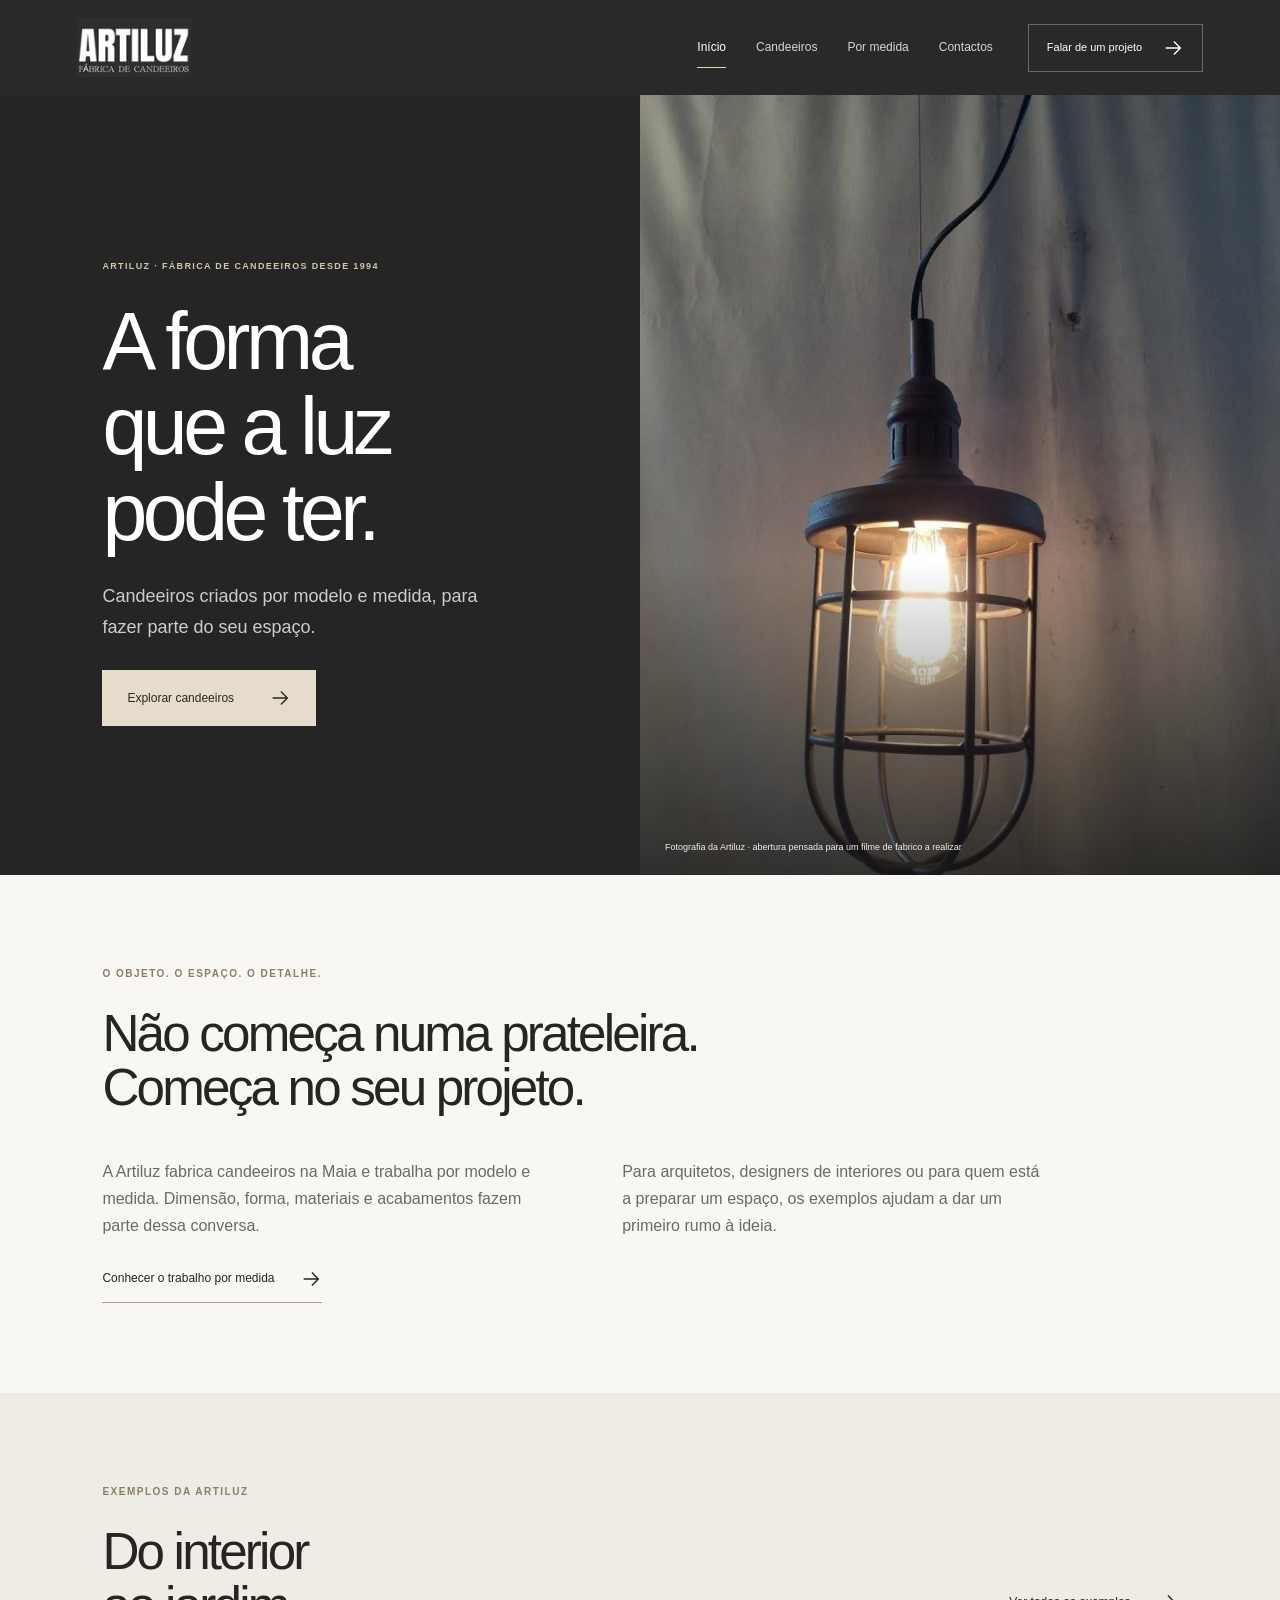
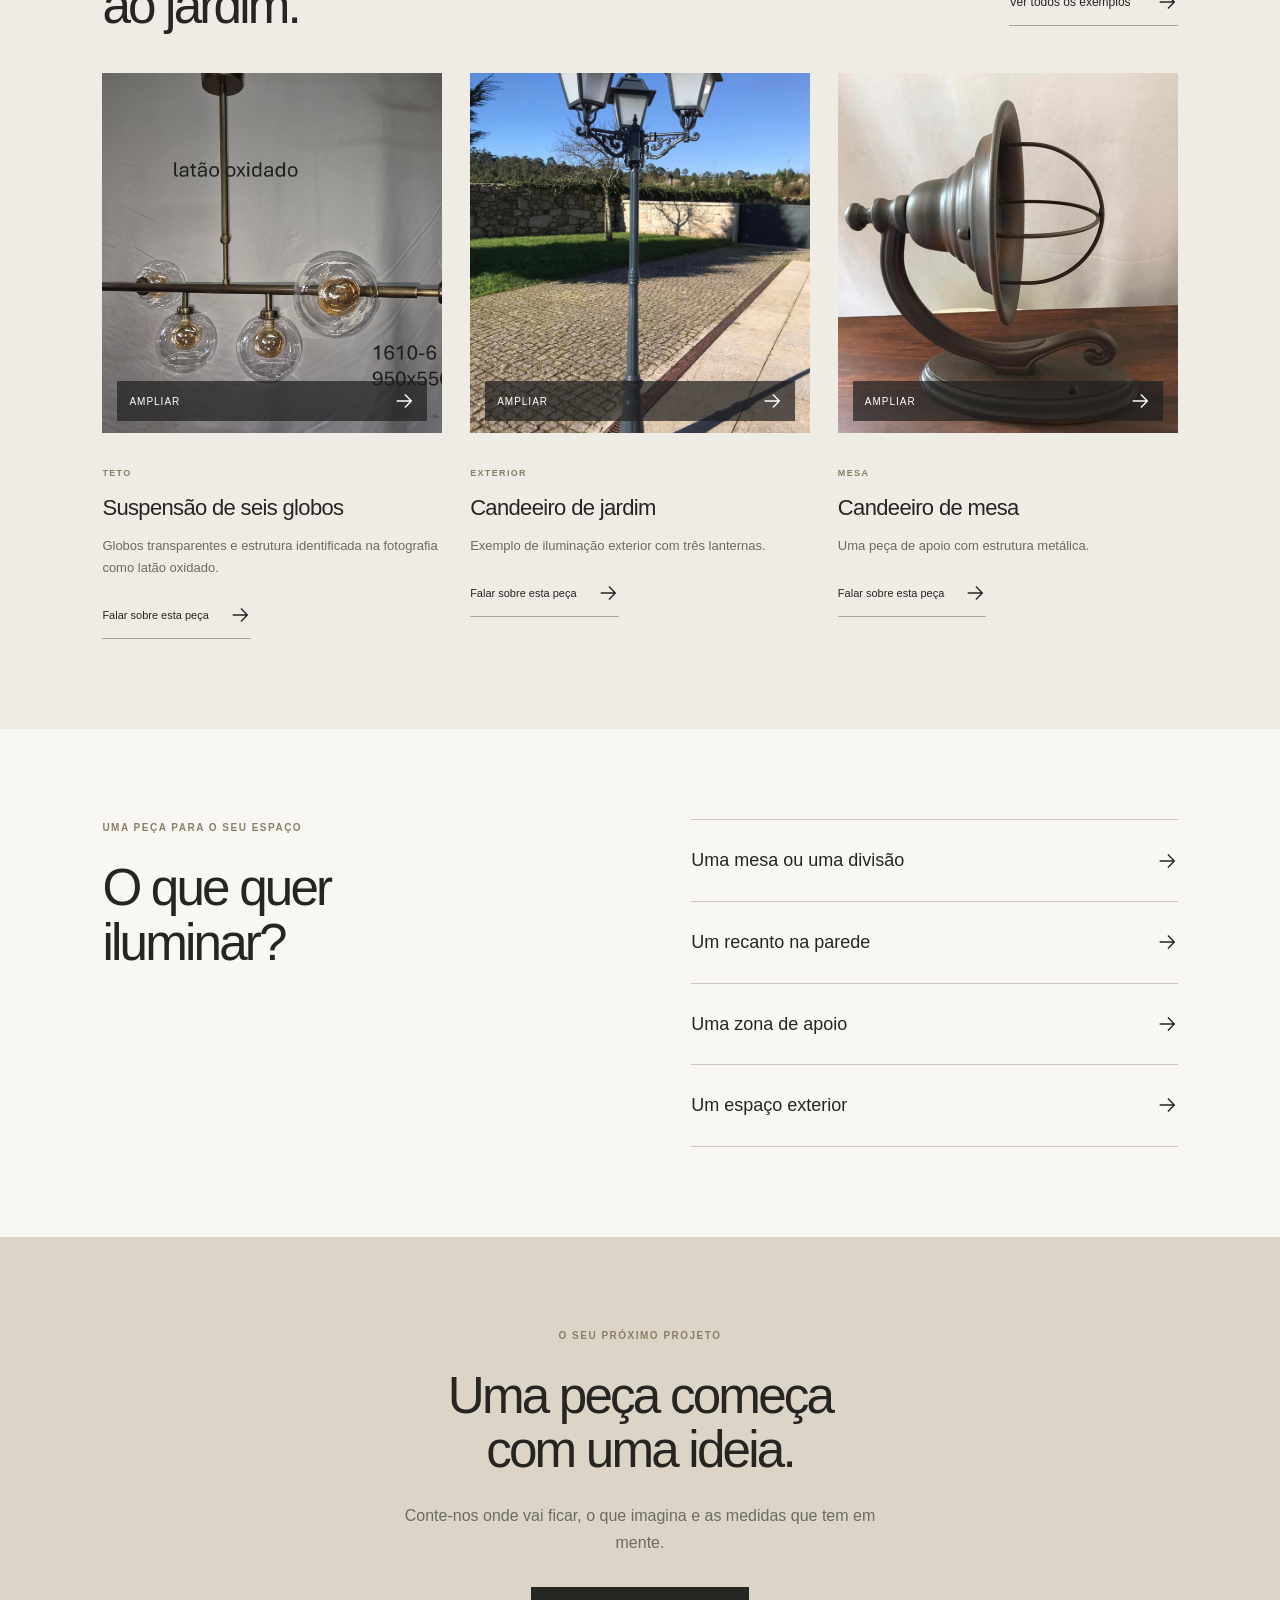
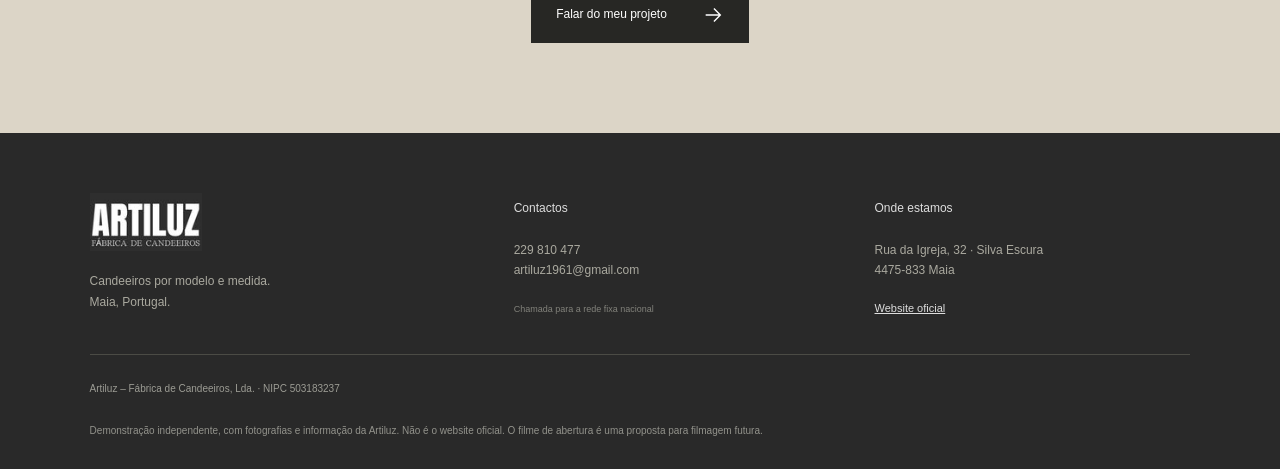
<file: index.html>
<!doctype html><html lang="pt-PT"><head><meta charset="utf-8"><meta name="viewport" content="width=device-width,initial-scale=1"><meta name="robots" content="noindex,nofollow"><title>Candeeiros por modelo e medida · Artiluz</title><meta name="description" content="Candeeiros por modelo e medida. Conheça os exemplos da Artiluz, fábrica de candeeiros na Maia, e fale sobre o seu projeto."><link rel="stylesheet" href="style.css"><script defer src="script.js"></script></head><body><a class="skip" href="#main">Saltar para o conteúdo</a><header><a class="logo" href="index.html"><img src="assets/1.jpg" alt="Artiluz — Fábrica de Candeeiros" width="131" height="68"></a><button class="menu" aria-controls="nav" aria-expanded="false">Menu <span aria-hidden="true">+</span></button><nav id="nav" aria-label="Navegação principal"><a href="index.html" aria-current="page">Início</a><a href="candeeiros.html">Candeeiros</a><a href="por-medida.html">Por medida</a><a href="contactos.html">Contactos</a></nav><a class="header-cta" href="contactos.html">Falar de um projeto<svg aria-hidden="true" viewBox="0 0 24 24"><path d="M4 12h15M13 5l7 7-7 7"/></svg></a></header><main id="main"><section class="hero"><div class="hero-text"><p class="eyebrow">Artiluz · Fábrica de candeeiros desde 1994</p><h1>A forma<br>que a luz<br>pode ter.</h1><p>Candeeiros criados por modelo e medida, para fazer parte do seu espaço.</p><a class="button" href="candeeiros.html">Explorar candeeiros<svg aria-hidden="true" viewBox="0 0 24 24"><path d="M4 12h15M13 5l7 7-7 7"/></svg></a></div><figure><img src="assets/8.jpg" alt="Candeeiro suspenso da Artiluz, com proteção metálica e lâmpada acesa" fetchpriority="high"><figcaption>Fotografia da Artiluz · abertura pensada para um filme de fabrico a realizar</figcaption></figure></section><section class="section intro"><p class="eyebrow">O objeto. O espaço. O detalhe.</p><h2>Não começa numa prateleira.<br>Começa no seu projeto.</h2><div class="intro-columns"><p>A Artiluz fabrica candeeiros na Maia e trabalha por modelo e medida. Dimensão, forma, materiais e acabamentos fazem parte dessa conversa.</p><p>Para arquitetos, designers de interiores ou para quem está a preparar um espaço, os exemplos ajudam a dar um primeiro rumo à ideia.</p></div><a class="text-link" href="por-medida.html">Conhecer o trabalho por medida<svg aria-hidden="true" viewBox="0 0 24 24"><path d="M4 12h15M13 5l7 7-7 7"/></svg></a></section><section class="section dark"><div class="section-heading"><div><p class="eyebrow">Exemplos da Artiluz</p><h2>Do interior<br>ao jardim.</h2></div><a class="text-link" href="candeeiros.html">Ver todos os exemplos<svg aria-hidden="true" viewBox="0 0 24 24"><path d="M4 12h15M13 5l7 7-7 7"/></svg></a></div><div class="home-products"><article class="product" data-category="teto"><button class="product-image" data-photo="assets/11.jpg" data-caption="Suspensão de seis globos" aria-label="Ampliar fotografia: Suspensão de seis globos"><img src="assets/11.jpg" alt="Suspensão de seis globos, fotografia da Artiluz" loading="lazy"><span>Ampliar<svg aria-hidden="true" viewBox="0 0 24 24"><path d="M4 12h15M13 5l7 7-7 7"/></svg></span></button><div class="product-copy"><p class="eyebrow">Teto</p><h3>Suspensão de seis globos</h3><p>Globos transparentes e estrutura identificada na fotografia como latão oxidado.</p><a class="text-link" href="contactos.html?peca=Suspens%C3%A3o%20de%20seis%20globos">Falar sobre esta peça<svg aria-hidden="true" viewBox="0 0 24 24"><path d="M4 12h15M13 5l7 7-7 7"/></svg></a></div></article><article class="product" data-category="exterior"><button class="product-image" data-photo="assets/9.jpg" data-caption="Candeeiro de jardim" aria-label="Ampliar fotografia: Candeeiro de jardim"><img src="assets/9.jpg" alt="Candeeiro de jardim, fotografia da Artiluz" loading="lazy"><span>Ampliar<svg aria-hidden="true" viewBox="0 0 24 24"><path d="M4 12h15M13 5l7 7-7 7"/></svg></span></button><div class="product-copy"><p class="eyebrow">Exterior</p><h3>Candeeiro de jardim</h3><p>Exemplo de iluminação exterior com três lanternas.</p><a class="text-link" href="contactos.html?peca=Candeeiro%20de%20jardim">Falar sobre esta peça<svg aria-hidden="true" viewBox="0 0 24 24"><path d="M4 12h15M13 5l7 7-7 7"/></svg></a></div></article><article class="product" data-category="mesa"><button class="product-image" data-photo="assets/10.jpg" data-caption="Candeeiro de mesa" aria-label="Ampliar fotografia: Candeeiro de mesa"><img src="assets/10.jpg" alt="Candeeiro de mesa, fotografia da Artiluz" loading="lazy"><span>Ampliar<svg aria-hidden="true" viewBox="0 0 24 24"><path d="M4 12h15M13 5l7 7-7 7"/></svg></span></button><div class="product-copy"><p class="eyebrow">Mesa</p><h3>Candeeiro de mesa</h3><p>Uma peça de apoio com estrutura metálica.</p><a class="text-link" href="contactos.html?peca=Candeeiro%20de%20mesa">Falar sobre esta peça<svg aria-hidden="true" viewBox="0 0 24 24"><path d="M4 12h15M13 5l7 7-7 7"/></svg></a></div></article></div></section><section class="section split"><div><p class="eyebrow">Uma peça para o seu espaço</p><h2>O que quer<br>iluminar?</h2></div><div class="category-links"><a class="category-link" href="candeeiros.html?tipo=teto">Uma mesa ou uma divisão<svg aria-hidden="true" viewBox="0 0 24 24"><path d="M4 12h15M13 5l7 7-7 7"/></svg></a><a class="category-link" href="candeeiros.html?tipo=parede">Um recanto na parede<svg aria-hidden="true" viewBox="0 0 24 24"><path d="M4 12h15M13 5l7 7-7 7"/></svg></a><a class="category-link" href="candeeiros.html?tipo=mesa">Uma zona de apoio<svg aria-hidden="true" viewBox="0 0 24 24"><path d="M4 12h15M13 5l7 7-7 7"/></svg></a><a class="category-link" href="candeeiros.html?tipo=exterior">Um espaço exterior<svg aria-hidden="true" viewBox="0 0 24 24"><path d="M4 12h15M13 5l7 7-7 7"/></svg></a></div></section><section class="cta"><p class="eyebrow">O seu próximo projeto</p><h2>Uma peça começa<br>com uma ideia.</h2><p>Conte-nos onde vai ficar, o que imagina e as medidas que tem em mente.</p><a class="button" href="contactos.html">Falar do meu projeto<svg aria-hidden="true" viewBox="0 0 24 24"><path d="M4 12h15M13 5l7 7-7 7"/></svg></a></section></main><footer><div class="footer-grid"><div><img class="footer-logo" src="assets/1.jpg" alt="Artiluz, fábrica de candeeiros" width="131" height="68"><p>Candeeiros por modelo e medida.<br>Maia, Portugal.</p></div><div><b>Contactos</b><p><a href="tel:+351229810477">229 810 477</a><br><a href="mailto:artiluz1961@gmail.com">artiluz1961@gmail.com</a></p><small>Chamada para a rede fixa nacional</small></div><div><b>Onde estamos</b><p>Rua da Igreja, 32 · Silva Escura<br>4475-833 Maia</p><a href="https://www.artiluz.com.pt/">Website oficial</a></div></div><div class="footer-bottom">Artiluz – Fábrica de Candeeiros, Lda. · NIPC 503183237</div><p class="demo">Demonstração independente, com fotografias e informação da Artiluz. Não é o website oficial. O filme de abertura é uma proposta para filmagem futura.</p></footer><dialog id="lightbox"><button class="close" aria-label="Fechar fotografia">Fechar <span aria-hidden="true">×</span></button><img alt=""><p></p></dialog></body></html>
</file>
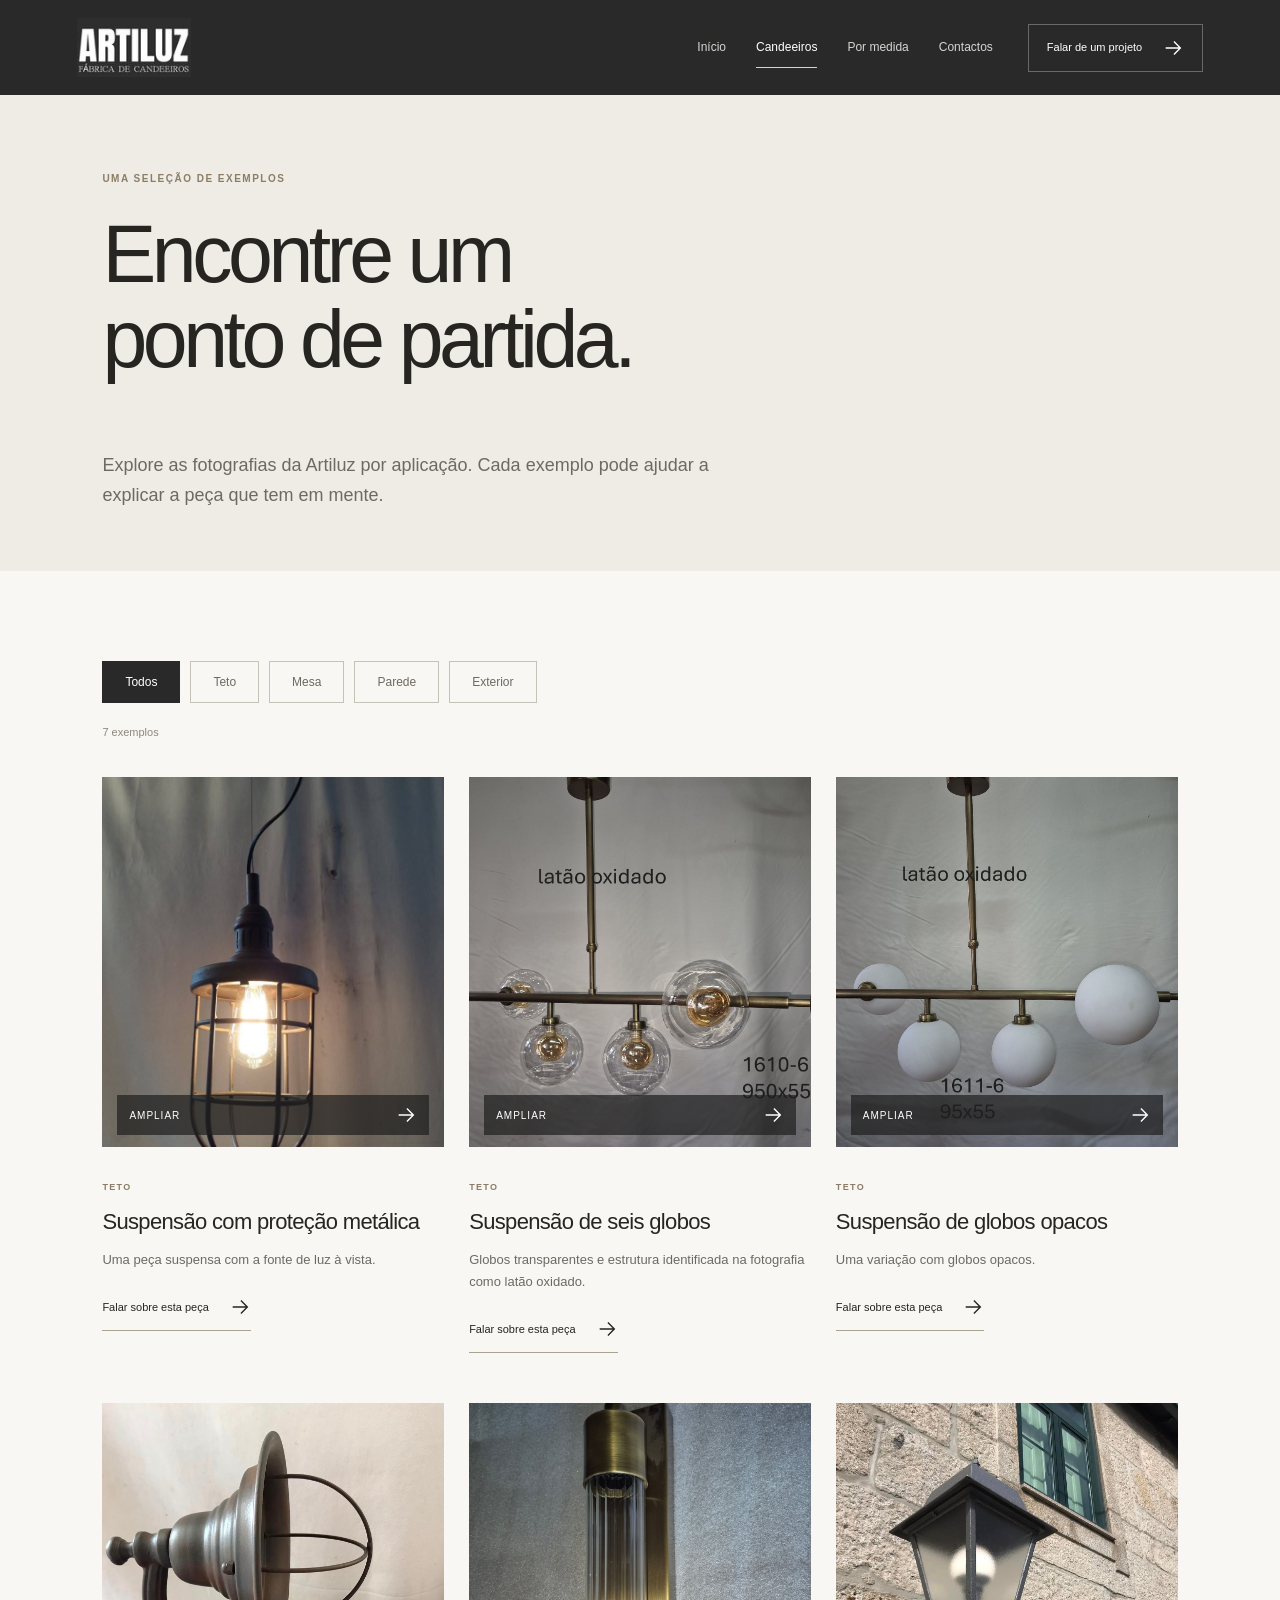
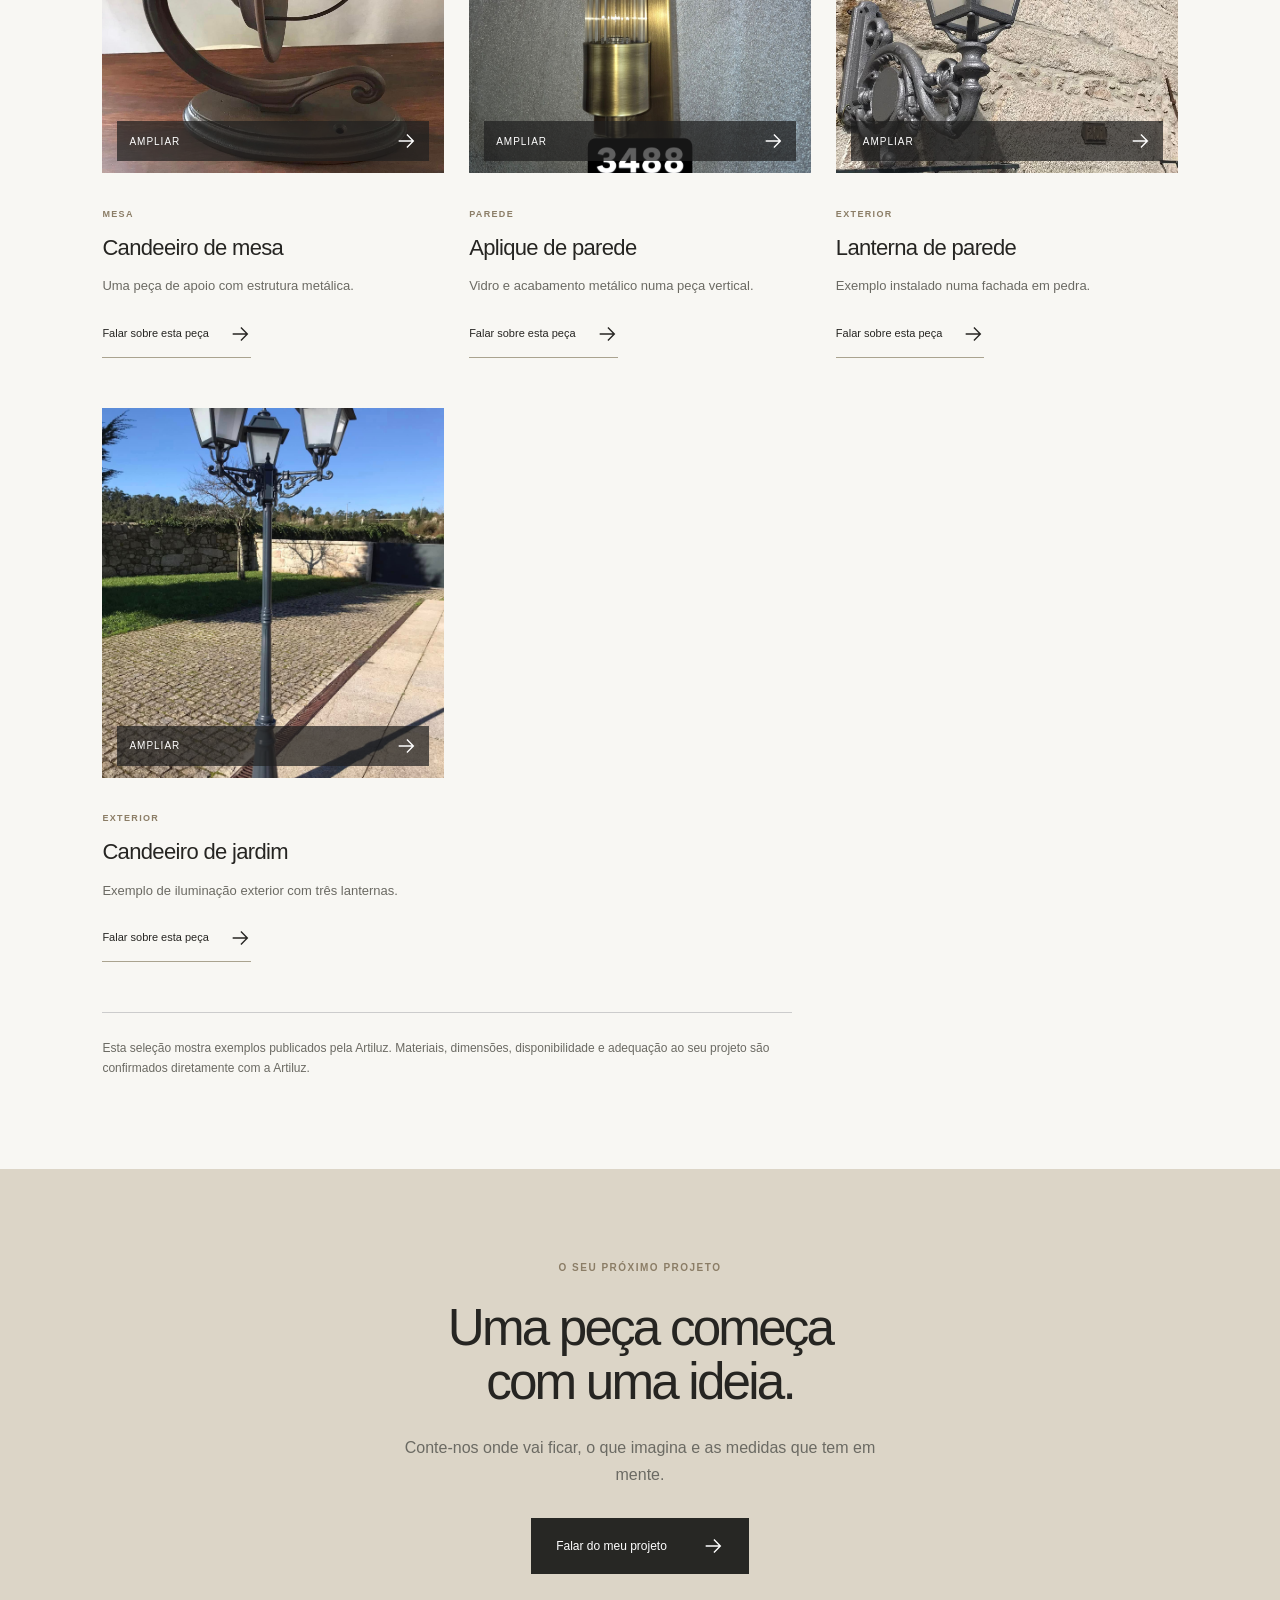
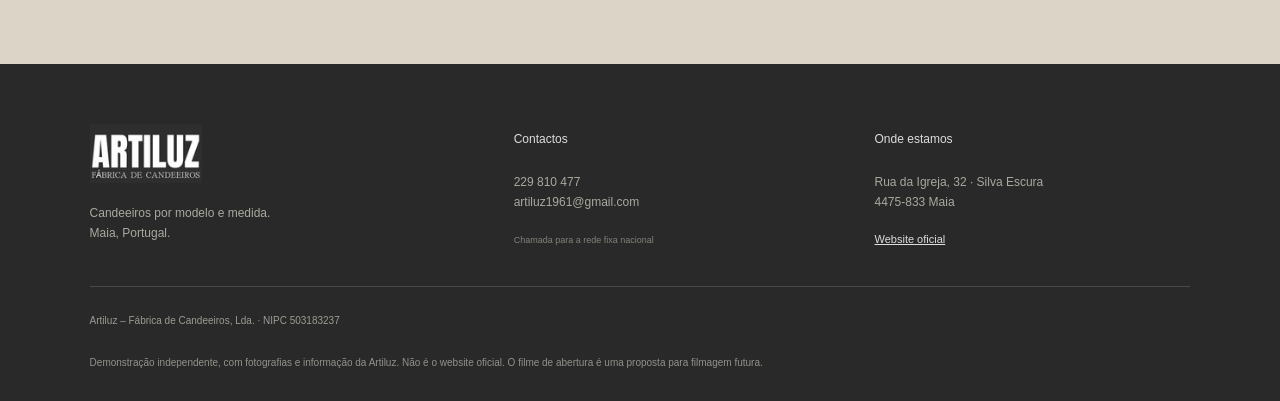
<file: candeeiros.html>
<!doctype html><html lang="pt-PT"><head><meta charset="utf-8"><meta name="viewport" content="width=device-width,initial-scale=1"><meta name="robots" content="noindex,nofollow"><title>Exemplos de candeeiros · Artiluz</title><meta name="description" content="Candeeiros por modelo e medida. Conheça os exemplos da Artiluz, fábrica de candeeiros na Maia, e fale sobre o seu projeto."><link rel="stylesheet" href="style.css"><script defer src="script.js"></script></head><body><a class="skip" href="#main">Saltar para o conteúdo</a><header><a class="logo" href="index.html"><img src="assets/1.jpg" alt="Artiluz — Fábrica de Candeeiros" width="131" height="68"></a><button class="menu" aria-controls="nav" aria-expanded="false">Menu <span aria-hidden="true">+</span></button><nav id="nav" aria-label="Navegação principal"><a href="index.html">Início</a><a href="candeeiros.html" aria-current="page">Candeeiros</a><a href="por-medida.html">Por medida</a><a href="contactos.html">Contactos</a></nav><a class="header-cta" href="contactos.html">Falar de um projeto<svg aria-hidden="true" viewBox="0 0 24 24"><path d="M4 12h15M13 5l7 7-7 7"/></svg></a></header><main id="main"><section class="page-head"><p class="eyebrow">Uma seleção de exemplos</p><h1>Encontre um<br>ponto de partida.</h1><p>Explore as fotografias da Artiluz por aplicação. Cada exemplo pode ajudar a explicar a peça que tem em mente.</p></section><section class="section catalog"><div class="filters" role="group" aria-label="Filtrar candeeiros"><button data-filter="all" class="active" aria-pressed="true">Todos</button><button data-filter="teto" aria-pressed="false">Teto</button><button data-filter="mesa" aria-pressed="false">Mesa</button><button data-filter="parede" aria-pressed="false">Parede</button><button data-filter="exterior" aria-pressed="false">Exterior</button></div><p class="count" role="status">7 exemplos</p><div class="product-grid"><article class="product" data-category="teto"><button class="product-image" data-photo="assets/8.jpg" data-caption="Suspensão com proteção metálica" aria-label="Ampliar fotografia: Suspensão com proteção metálica"><img src="assets/8.jpg" alt="Suspensão com proteção metálica, fotografia da Artiluz" loading="lazy"><span>Ampliar<svg aria-hidden="true" viewBox="0 0 24 24"><path d="M4 12h15M13 5l7 7-7 7"/></svg></span></button><div class="product-copy"><p class="eyebrow">Teto</p><h3>Suspensão com proteção metálica</h3><p>Uma peça suspensa com a fonte de luz à vista.</p><a class="text-link" href="contactos.html?peca=Suspens%C3%A3o%20com%20prote%C3%A7%C3%A3o%20met%C3%A1lica">Falar sobre esta peça<svg aria-hidden="true" viewBox="0 0 24 24"><path d="M4 12h15M13 5l7 7-7 7"/></svg></a></div></article><article class="product" data-category="teto"><button class="product-image" data-photo="assets/11.jpg" data-caption="Suspensão de seis globos" aria-label="Ampliar fotografia: Suspensão de seis globos"><img src="assets/11.jpg" alt="Suspensão de seis globos, fotografia da Artiluz" loading="lazy"><span>Ampliar<svg aria-hidden="true" viewBox="0 0 24 24"><path d="M4 12h15M13 5l7 7-7 7"/></svg></span></button><div class="product-copy"><p class="eyebrow">Teto</p><h3>Suspensão de seis globos</h3><p>Globos transparentes e estrutura identificada na fotografia como latão oxidado.</p><a class="text-link" href="contactos.html?peca=Suspens%C3%A3o%20de%20seis%20globos">Falar sobre esta peça<svg aria-hidden="true" viewBox="0 0 24 24"><path d="M4 12h15M13 5l7 7-7 7"/></svg></a></div></article><article class="product" data-category="teto"><button class="product-image" data-photo="assets/12.jpg" data-caption="Suspensão de globos opacos" aria-label="Ampliar fotografia: Suspensão de globos opacos"><img src="assets/12.jpg" alt="Suspensão de globos opacos, fotografia da Artiluz" loading="lazy"><span>Ampliar<svg aria-hidden="true" viewBox="0 0 24 24"><path d="M4 12h15M13 5l7 7-7 7"/></svg></span></button><div class="product-copy"><p class="eyebrow">Teto</p><h3>Suspensão de globos opacos</h3><p>Uma variação com globos opacos.</p><a class="text-link" href="contactos.html?peca=Suspens%C3%A3o%20de%20globos%20opacos">Falar sobre esta peça<svg aria-hidden="true" viewBox="0 0 24 24"><path d="M4 12h15M13 5l7 7-7 7"/></svg></a></div></article><article class="product" data-category="mesa"><button class="product-image" data-photo="assets/10.jpg" data-caption="Candeeiro de mesa" aria-label="Ampliar fotografia: Candeeiro de mesa"><img src="assets/10.jpg" alt="Candeeiro de mesa, fotografia da Artiluz" loading="lazy"><span>Ampliar<svg aria-hidden="true" viewBox="0 0 24 24"><path d="M4 12h15M13 5l7 7-7 7"/></svg></span></button><div class="product-copy"><p class="eyebrow">Mesa</p><h3>Candeeiro de mesa</h3><p>Uma peça de apoio com estrutura metálica.</p><a class="text-link" href="contactos.html?peca=Candeeiro%20de%20mesa">Falar sobre esta peça<svg aria-hidden="true" viewBox="0 0 24 24"><path d="M4 12h15M13 5l7 7-7 7"/></svg></a></div></article><article class="product" data-category="parede"><button class="product-image" data-photo="assets/13.jpg" data-caption="Aplique de parede" aria-label="Ampliar fotografia: Aplique de parede"><img src="assets/13.jpg" alt="Aplique de parede, fotografia da Artiluz" loading="lazy"><span>Ampliar<svg aria-hidden="true" viewBox="0 0 24 24"><path d="M4 12h15M13 5l7 7-7 7"/></svg></span></button><div class="product-copy"><p class="eyebrow">Parede</p><h3>Aplique de parede</h3><p>Vidro e acabamento metálico numa peça vertical.</p><a class="text-link" href="contactos.html?peca=Aplique%20de%20parede">Falar sobre esta peça<svg aria-hidden="true" viewBox="0 0 24 24"><path d="M4 12h15M13 5l7 7-7 7"/></svg></a></div></article><article class="product" data-category="exterior"><button class="product-image" data-photo="assets/2.jpg" data-caption="Lanterna de parede" aria-label="Ampliar fotografia: Lanterna de parede"><img src="assets/2.jpg" alt="Lanterna de parede, fotografia da Artiluz" loading="lazy"><span>Ampliar<svg aria-hidden="true" viewBox="0 0 24 24"><path d="M4 12h15M13 5l7 7-7 7"/></svg></span></button><div class="product-copy"><p class="eyebrow">Exterior</p><h3>Lanterna de parede</h3><p>Exemplo instalado numa fachada em pedra.</p><a class="text-link" href="contactos.html?peca=Lanterna%20de%20parede">Falar sobre esta peça<svg aria-hidden="true" viewBox="0 0 24 24"><path d="M4 12h15M13 5l7 7-7 7"/></svg></a></div></article><article class="product" data-category="exterior"><button class="product-image" data-photo="assets/9.jpg" data-caption="Candeeiro de jardim" aria-label="Ampliar fotografia: Candeeiro de jardim"><img src="assets/9.jpg" alt="Candeeiro de jardim, fotografia da Artiluz" loading="lazy"><span>Ampliar<svg aria-hidden="true" viewBox="0 0 24 24"><path d="M4 12h15M13 5l7 7-7 7"/></svg></span></button><div class="product-copy"><p class="eyebrow">Exterior</p><h3>Candeeiro de jardim</h3><p>Exemplo de iluminação exterior com três lanternas.</p><a class="text-link" href="contactos.html?peca=Candeeiro%20de%20jardim">Falar sobre esta peça<svg aria-hidden="true" viewBox="0 0 24 24"><path d="M4 12h15M13 5l7 7-7 7"/></svg></a></div></article></div><p class="catalog-note">Esta seleção mostra exemplos publicados pela Artiluz. Materiais, dimensões, disponibilidade e adequação ao seu projeto são confirmados diretamente com a Artiluz.</p></section><section class="cta"><p class="eyebrow">O seu próximo projeto</p><h2>Uma peça começa<br>com uma ideia.</h2><p>Conte-nos onde vai ficar, o que imagina e as medidas que tem em mente.</p><a class="button" href="contactos.html">Falar do meu projeto<svg aria-hidden="true" viewBox="0 0 24 24"><path d="M4 12h15M13 5l7 7-7 7"/></svg></a></section></main><footer><div class="footer-grid"><div><img class="footer-logo" src="assets/1.jpg" alt="Artiluz, fábrica de candeeiros" width="131" height="68"><p>Candeeiros por modelo e medida.<br>Maia, Portugal.</p></div><div><b>Contactos</b><p><a href="tel:+351229810477">229 810 477</a><br><a href="mailto:artiluz1961@gmail.com">artiluz1961@gmail.com</a></p><small>Chamada para a rede fixa nacional</small></div><div><b>Onde estamos</b><p>Rua da Igreja, 32 · Silva Escura<br>4475-833 Maia</p><a href="https://www.artiluz.com.pt/">Website oficial</a></div></div><div class="footer-bottom">Artiluz – Fábrica de Candeeiros, Lda. · NIPC 503183237</div><p class="demo">Demonstração independente, com fotografias e informação da Artiluz. Não é o website oficial. O filme de abertura é uma proposta para filmagem futura.</p></footer><dialog id="lightbox"><button class="close" aria-label="Fechar fotografia">Fechar <span aria-hidden="true">×</span></button><img alt=""><p></p></dialog></body></html>
</file>
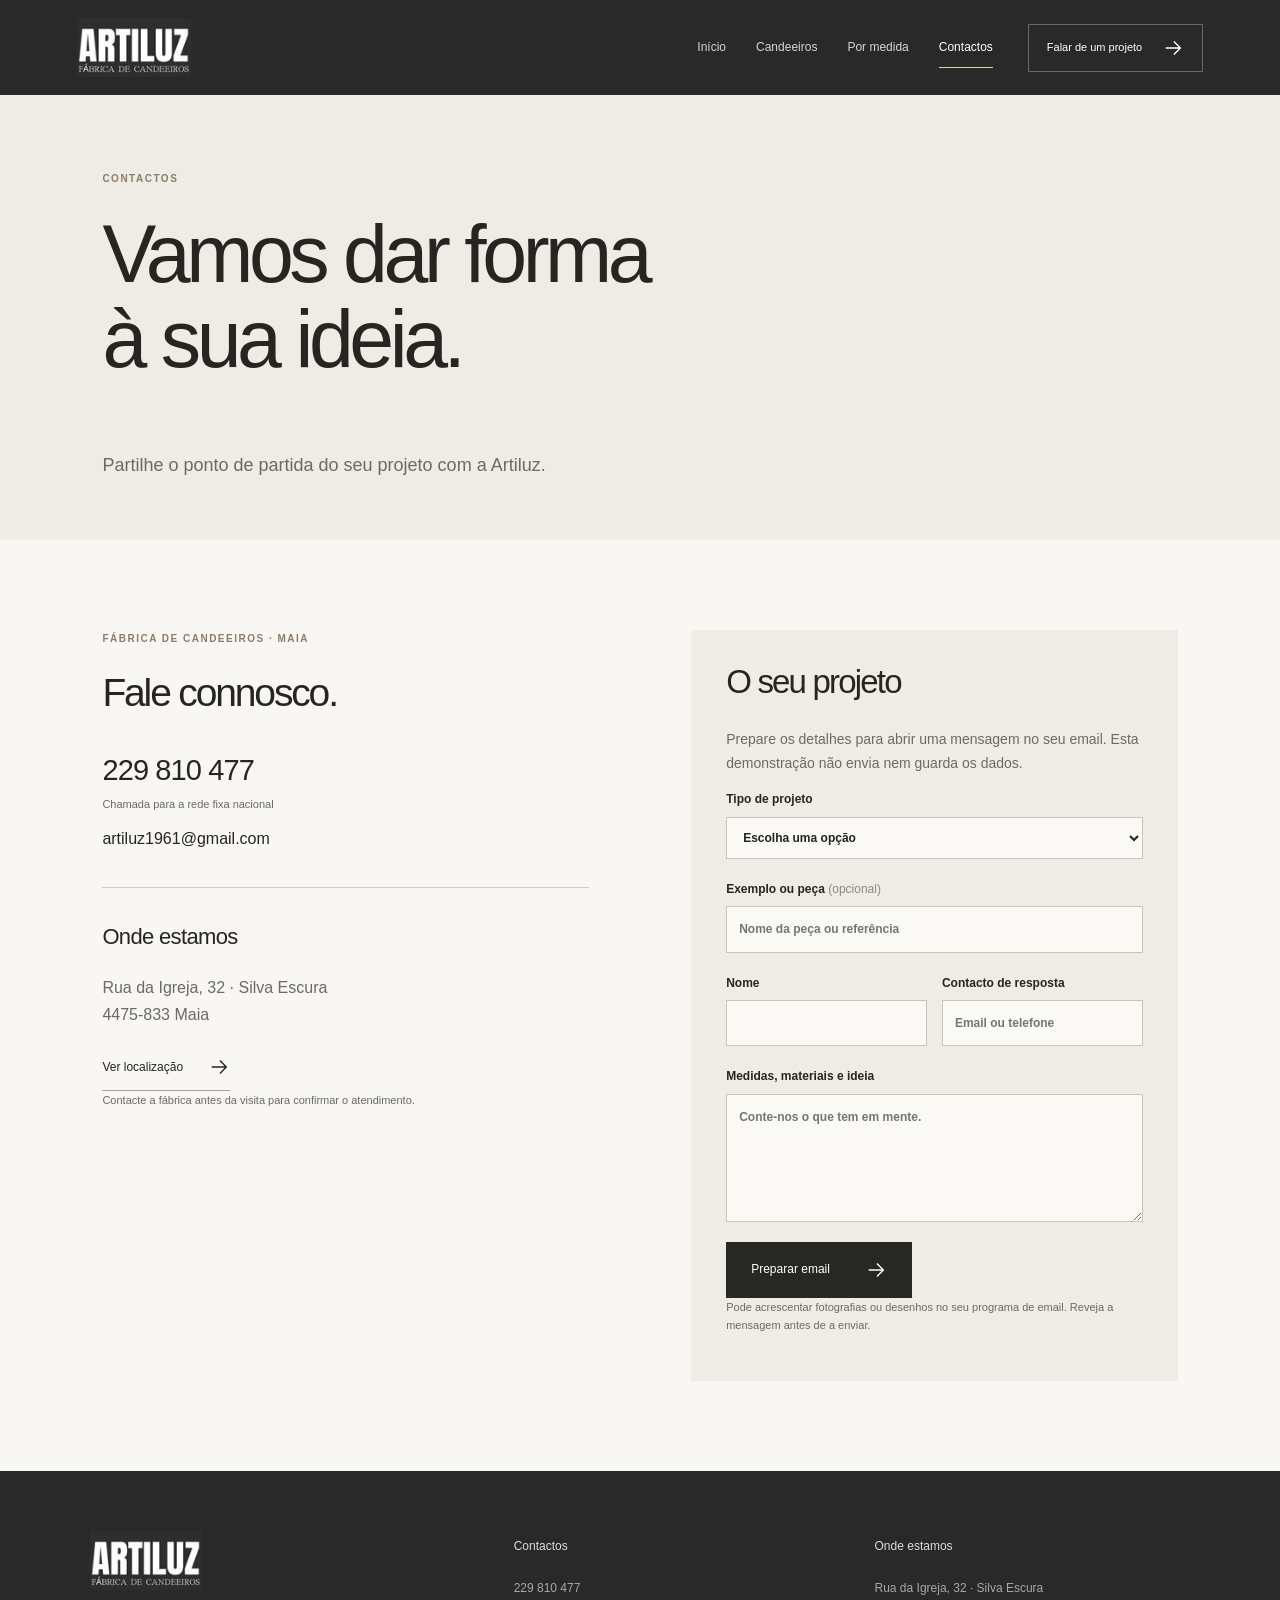
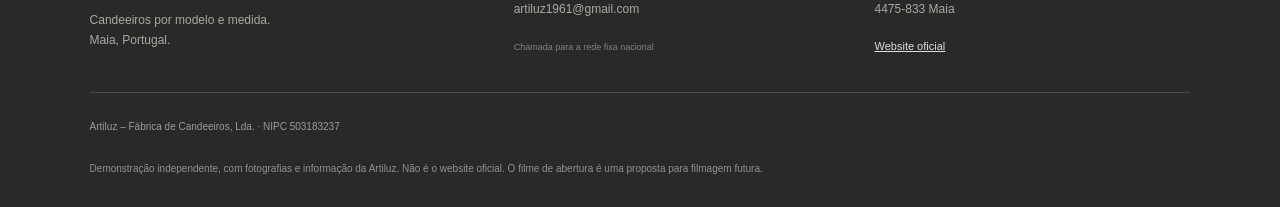
<file: contactos.html>
<!doctype html><html lang="pt-PT"><head><meta charset="utf-8"><meta name="viewport" content="width=device-width,initial-scale=1"><meta name="robots" content="noindex,nofollow"><title>Contactos e pedido de projeto · Artiluz</title><meta name="description" content="Candeeiros por modelo e medida. Conheça os exemplos da Artiluz, fábrica de candeeiros na Maia, e fale sobre o seu projeto."><link rel="stylesheet" href="style.css"><script defer src="script.js"></script></head><body><a class="skip" href="#main">Saltar para o conteúdo</a><header><a class="logo" href="index.html"><img src="assets/1.jpg" alt="Artiluz — Fábrica de Candeeiros" width="131" height="68"></a><button class="menu" aria-controls="nav" aria-expanded="false">Menu <span aria-hidden="true">+</span></button><nav id="nav" aria-label="Navegação principal"><a href="index.html">Início</a><a href="candeeiros.html">Candeeiros</a><a href="por-medida.html">Por medida</a><a href="contactos.html" aria-current="page">Contactos</a></nav><a class="header-cta" href="contactos.html">Falar de um projeto<svg aria-hidden="true" viewBox="0 0 24 24"><path d="M4 12h15M13 5l7 7-7 7"/></svg></a></header><main id="main"><section class="page-head"><p class="eyebrow">Contactos</p><h1>Vamos dar forma<br>à sua ideia.</h1><p>Partilhe o ponto de partida do seu projeto com a Artiluz.</p></section><section class="section split contact"><div><p class="eyebrow">Fábrica de candeeiros · Maia</p><h2>Fale connosco.</h2><a class="phone" href="tel:+351229810477">229 810 477</a><p class="small">Chamada para a rede fixa nacional</p><a class="email" href="mailto:artiluz1961@gmail.com">artiluz1961@gmail.com</a><hr><h3>Onde estamos</h3><p>Rua da Igreja, 32 · Silva Escura<br>4475-833 Maia</p><a class="text-link" href="https://www.google.com/maps/search/?api=1&query=Artiluz%20Rua%20da%20Igreja%2032%20Silva%20Escura%20Maia">Ver localização<svg aria-hidden="true" viewBox="0 0 24 24"><path d="M4 12h15M13 5l7 7-7 7"/></svg></a><p class="small">Contacte a fábrica antes da visita para confirmar o atendimento.</p></div><div class="request"><h2>O seu projeto</h2><p>Prepare os detalhes para abrir uma mensagem no seu email. Esta demonstração não envia nem guarda os dados.</p><form id="request-form"><label>Tipo de projeto<select name="type" required><option value="">Escolha uma opção</option><option>Interior</option><option>Exterior</option><option>Vários espaços</option><option>A definir</option></select></label><label>Exemplo ou peça <span>(opcional)</span><input name="piece" placeholder="Nome da peça ou referência" maxlength="180"></label><div class="form-grid"><label>Nome<input name="name" required autocomplete="name" maxlength="100"></label><label>Contacto de resposta<input name="contact" placeholder="Email ou telefone" required maxlength="120"></label></div><label>Medidas, materiais e ideia<textarea name="message" rows="5" placeholder="Conte-nos o que tem em mente." required maxlength="2000"></textarea></label><button class="button" type="submit">Preparar email<svg aria-hidden="true" viewBox="0 0 24 24"><path d="M4 12h15M13 5l7 7-7 7"/></svg></button><p class="form-result" role="status" hidden></p><p class="small">Pode acrescentar fotografias ou desenhos no seu programa de email. Reveja a mensagem antes de a enviar.</p></form></div></section></main><footer><div class="footer-grid"><div><img class="footer-logo" src="assets/1.jpg" alt="Artiluz, fábrica de candeeiros" width="131" height="68"><p>Candeeiros por modelo e medida.<br>Maia, Portugal.</p></div><div><b>Contactos</b><p><a href="tel:+351229810477">229 810 477</a><br><a href="mailto:artiluz1961@gmail.com">artiluz1961@gmail.com</a></p><small>Chamada para a rede fixa nacional</small></div><div><b>Onde estamos</b><p>Rua da Igreja, 32 · Silva Escura<br>4475-833 Maia</p><a href="https://www.artiluz.com.pt/">Website oficial</a></div></div><div class="footer-bottom">Artiluz – Fábrica de Candeeiros, Lda. · NIPC 503183237</div><p class="demo">Demonstração independente, com fotografias e informação da Artiluz. Não é o website oficial. O filme de abertura é uma proposta para filmagem futura.</p></footer><dialog id="lightbox"><button class="close" aria-label="Fechar fotografia">Fechar <span aria-hidden="true">×</span></button><img alt=""><p></p></dialog></body></html>
</file>
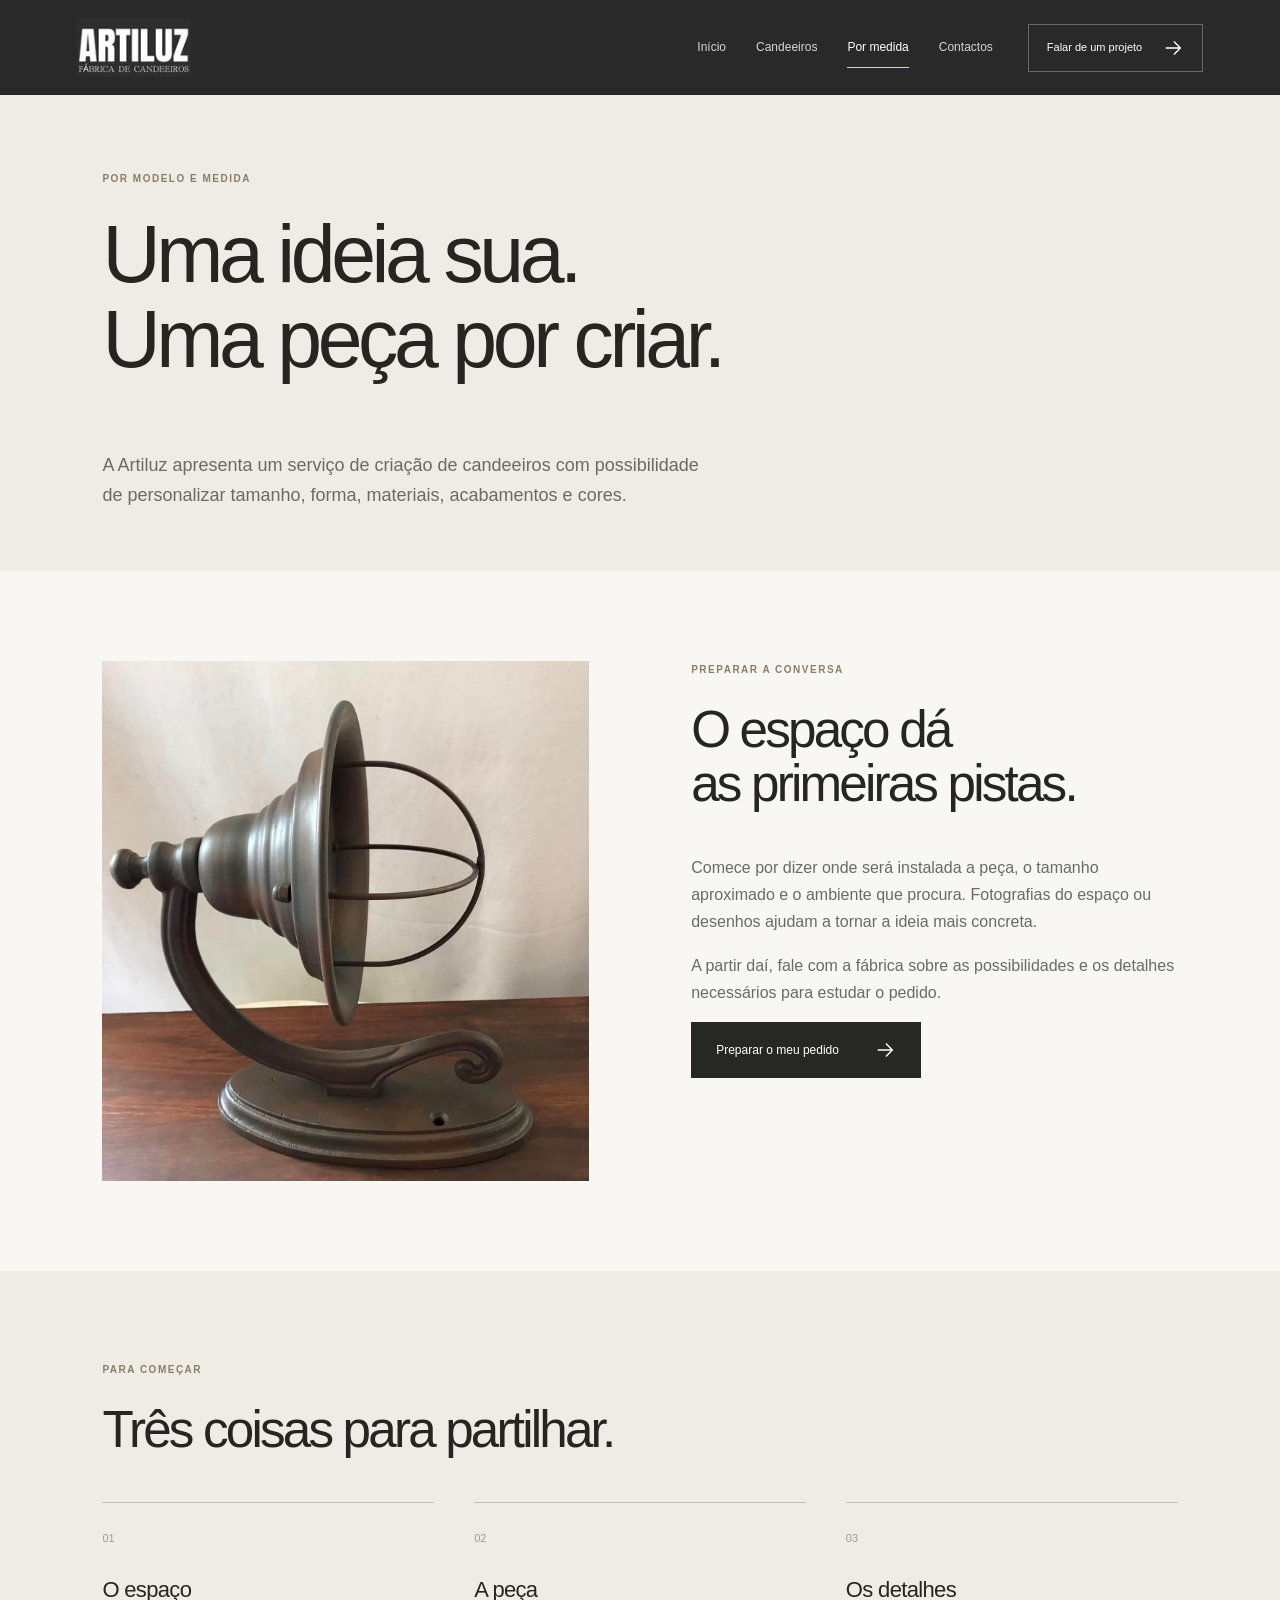
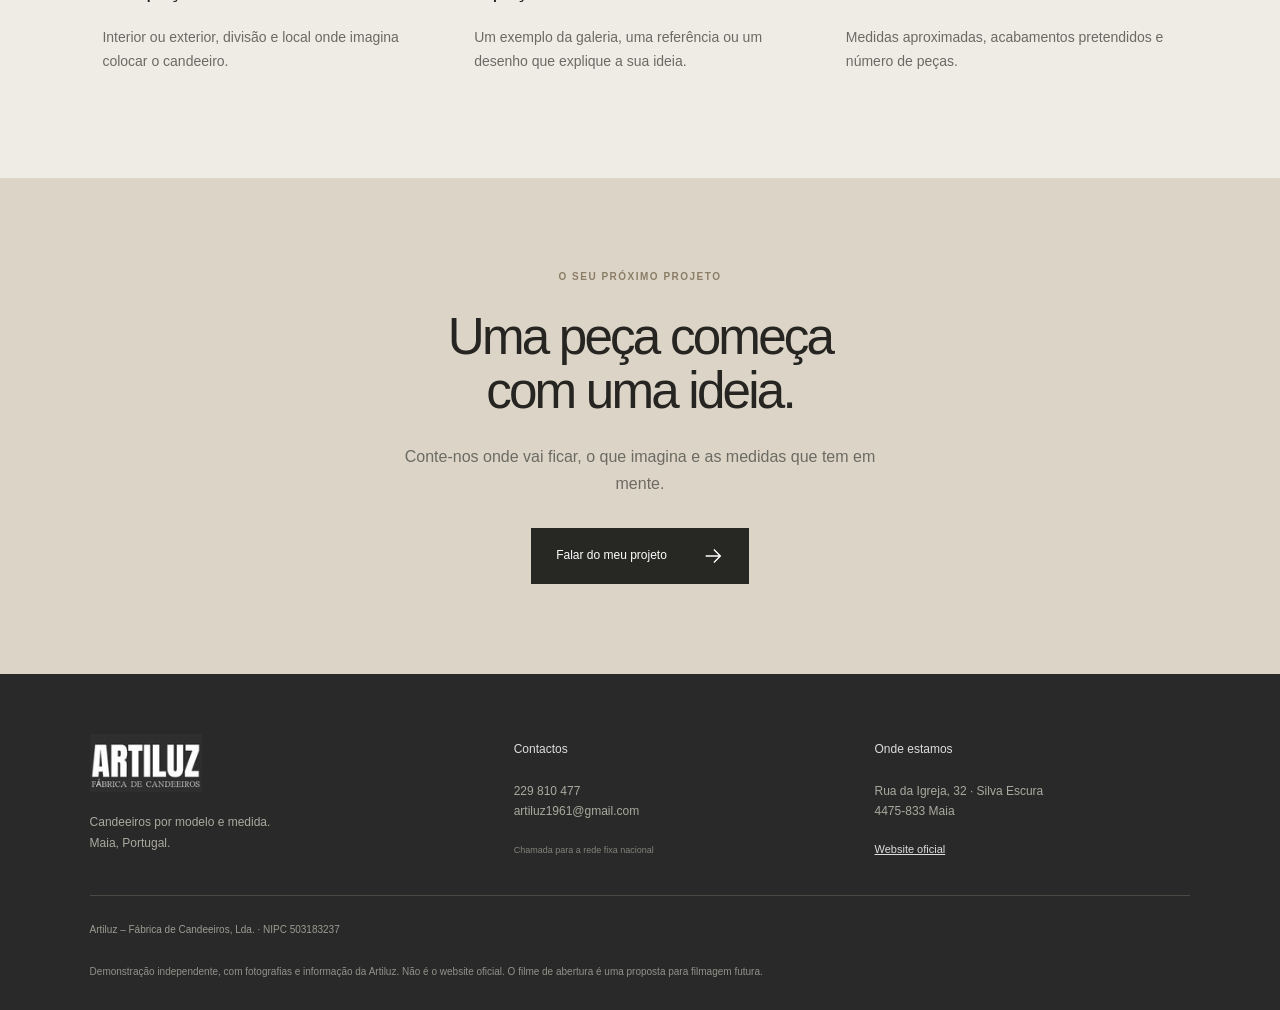
<file: por-medida.html>
<!doctype html><html lang="pt-PT"><head><meta charset="utf-8"><meta name="viewport" content="width=device-width,initial-scale=1"><meta name="robots" content="noindex,nofollow"><title>Candeeiros por medida · Artiluz</title><meta name="description" content="Candeeiros por modelo e medida. Conheça os exemplos da Artiluz, fábrica de candeeiros na Maia, e fale sobre o seu projeto."><link rel="stylesheet" href="style.css"><script defer src="script.js"></script></head><body><a class="skip" href="#main">Saltar para o conteúdo</a><header><a class="logo" href="index.html"><img src="assets/1.jpg" alt="Artiluz — Fábrica de Candeeiros" width="131" height="68"></a><button class="menu" aria-controls="nav" aria-expanded="false">Menu <span aria-hidden="true">+</span></button><nav id="nav" aria-label="Navegação principal"><a href="index.html">Início</a><a href="candeeiros.html">Candeeiros</a><a href="por-medida.html" aria-current="page">Por medida</a><a href="contactos.html">Contactos</a></nav><a class="header-cta" href="contactos.html">Falar de um projeto<svg aria-hidden="true" viewBox="0 0 24 24"><path d="M4 12h15M13 5l7 7-7 7"/></svg></a></header><main id="main"><section class="page-head"><p class="eyebrow">Por modelo e medida</p><h1>Uma ideia sua.<br>Uma peça por criar.</h1><p>A Artiluz apresenta um serviço de criação de candeeiros com possibilidade de personalizar tamanho, forma, materiais, acabamentos e cores.</p></section><section class="section split"><div class="portrait"><img src="assets/10.jpg" alt="Detalhe de um candeeiro de mesa apresentado pela Artiluz" loading="lazy"></div><div><p class="eyebrow">Preparar a conversa</p><h2>O espaço dá<br>as primeiras pistas.</h2><p>Comece por dizer onde será instalada a peça, o tamanho aproximado e o ambiente que procura. Fotografias do espaço ou desenhos ajudam a tornar a ideia mais concreta.</p><p>A partir daí, fale com a fábrica sobre as possibilidades e os detalhes necessários para estudar o pedido.</p><a class="button" href="contactos.html">Preparar o meu pedido<svg aria-hidden="true" viewBox="0 0 24 24"><path d="M4 12h15M13 5l7 7-7 7"/></svg></a></div></section><section class="section planning"><p class="eyebrow">Para começar</p><h2>Três coisas para partilhar.</h2><div class="planning-grid"><article><span>01</span><h3>O espaço</h3><p>Interior ou exterior, divisão e local onde imagina colocar o candeeiro.</p></article><article><span>02</span><h3>A peça</h3><p>Um exemplo da galeria, uma referência ou um desenho que explique a sua ideia.</p></article><article><span>03</span><h3>Os detalhes</h3><p>Medidas aproximadas, acabamentos pretendidos e número de peças.</p></article></div></section><section class="cta"><p class="eyebrow">O seu próximo projeto</p><h2>Uma peça começa<br>com uma ideia.</h2><p>Conte-nos onde vai ficar, o que imagina e as medidas que tem em mente.</p><a class="button" href="contactos.html">Falar do meu projeto<svg aria-hidden="true" viewBox="0 0 24 24"><path d="M4 12h15M13 5l7 7-7 7"/></svg></a></section></main><footer><div class="footer-grid"><div><img class="footer-logo" src="assets/1.jpg" alt="Artiluz, fábrica de candeeiros" width="131" height="68"><p>Candeeiros por modelo e medida.<br>Maia, Portugal.</p></div><div><b>Contactos</b><p><a href="tel:+351229810477">229 810 477</a><br><a href="mailto:artiluz1961@gmail.com">artiluz1961@gmail.com</a></p><small>Chamada para a rede fixa nacional</small></div><div><b>Onde estamos</b><p>Rua da Igreja, 32 · Silva Escura<br>4475-833 Maia</p><a href="https://www.artiluz.com.pt/">Website oficial</a></div></div><div class="footer-bottom">Artiluz – Fábrica de Candeeiros, Lda. · NIPC 503183237</div><p class="demo">Demonstração independente, com fotografias e informação da Artiluz. Não é o website oficial. O filme de abertura é uma proposta para filmagem futura.</p></footer><dialog id="lightbox"><button class="close" aria-label="Fechar fotografia">Fechar <span aria-hidden="true">×</span></button><img alt=""><p></p></dialog></body></html>
</file>
<file: style.css>
*{box-sizing:border-box}html{scroll-behavior:smooth;scroll-padding-top:95px}body{margin:0;background:#f8f7f3;color:#262522;font-family:Arial,Helvetica,sans-serif;line-height:1.7}a{color:inherit;text-decoration:none}button,input,select,textarea{font:inherit}button{cursor:pointer}img{display:block;max-width:100%}svg{width:22px;height:22px;fill:none;stroke:currentColor;stroke-width:1.5;flex:none}h1,h2,h3,p,figure{margin-top:0}h1,h2{font-weight:400;letter-spacing:-.055em;line-height:1.06}h1{font-size:clamp(55px,6.3vw,90px)}h2{font-size:clamp(36px,4vw,57px)}h3{font-size:22px;font-weight:400;line-height:1.3;letter-spacing:-.03em}p{color:#6b6a63}a:focus-visible,button:focus-visible,input:focus-visible,select:focus-visible,textarea:focus-visible{outline:3px solid #ac8b45;outline-offset:4px}.skip{position:absolute;top:-50px;left:15px;background:white;z-index:50;padding:10px}.skip:focus{top:10px}header{height:95px;background:#292929;color:white;display:flex;align-items:center;gap:35px;padding:0 6vw;position:sticky;top:0;z-index:20}.logo img{width:114px;height:auto}nav{display:flex;gap:30px;margin-left:auto;font-size:12px}nav a{padding:10px 0;color:#d6d6d1}nav [aria-current]{color:white;border-bottom:1px solid #e1d2b2}.header-cta{display:flex;gap:20px;align-items:center;border:1px solid #686864;padding:12px 18px;font-size:11px}.menu{display:none}.hero{min-height:660px;display:grid;grid-template-columns:1fr 1fr;background:#252525;color:white}.hero-text{padding:85px 5vw 70px 8vw;align-self:center}.hero h1{margin-bottom:26px}.hero-text>p:not(.eyebrow){max-width:380px;font-size:18px;color:#cecec8}.eyebrow{text-transform:uppercase;letter-spacing:.15em;font-size:10px;font-weight:600;color:#8b7d66;margin-bottom:25px}.hero .eyebrow{color:#d3c5a8;font-size:9px}.hero figure{position:relative;margin:0;min-width:0}.hero figure img{width:100%;height:100%;object-fit:cover;object-position:center;max-height:780px}.hero figure:after{content:"";position:absolute;inset:60% 0 0;background:linear-gradient(transparent,#151515b8);pointer-events:none}.hero figcaption{position:absolute;bottom:20px;left:25px;right:25px;color:#eee;z-index:1;font-size:9px;max-width:380px}.button{display:inline-flex;align-items:center;justify-content:center;gap:35px;padding:16px 24px;border:1px solid #272724;background:#272724;color:white;font-size:12px;font-weight:500;line-height:1.4}.button:hover{background:#49473f}.hero .button{background:#e5dccb;border-color:#e5dccb;color:#282723;margin-top:10px}.hero .button:hover{background:#f7eedb}.section{padding:90px 8vw}.intro h2{max-width:850px}.intro-columns{display:grid;grid-template-columns:1fr 1fr;gap:7vw;max-width:950px;margin-top:35px}.text-link{display:inline-flex;gap:25px;align-items:center;padding:12px 0;border-bottom:1px solid #aaa38f;font-size:12px}.text-link:hover{color:#86734d}.section-heading{display:flex;align-items:end;justify-content:space-between;gap:40px;margin-bottom:40px}.section-heading h2{margin-bottom:0}.section-heading .text-link{margin-bottom:7px}.dark{background:#eeece5}.home-products{display:grid;grid-template-columns:1fr 1fr 1fr;gap:28px}.product-image{border:0;padding:0;background:#dedbd3;position:relative;width:100%;text-align:left;color:white}.product-image img{width:100%;height:360px;object-fit:cover;object-position:center}.product-image span{position:absolute;bottom:12px;left:15px;right:15px;display:flex;align-items:center;justify-content:space-between;font-size:10px;text-transform:uppercase;letter-spacing:.1em;background:#202020b5;padding:9px 12px}.product-copy{padding:25px 0 0}.product-copy .eyebrow{font-size:9px;margin-bottom:12px}.product-copy h3{margin-bottom:13px}.product-copy>p:not(.eyebrow){font-size:13px}.product-copy .text-link{font-size:11px;gap:20px}.split{display:grid;grid-template-columns:1fr 1fr;gap:8vw;align-items:start}.category-links{border-top:1px solid #ccc7ba}.category-link{display:flex;justify-content:space-between;align-items:center;gap:20px;padding:25px 0;border-bottom:1px solid #ccc7ba;font-size:18px}.category-link:hover{color:#8a7242}.cta{padding:90px 7vw;text-align:center;background:#dcd5c7}.cta h2{margin-bottom:25px}.cta>p:not(.eyebrow){max-width:480px;margin:0 auto 30px}.page-head{padding:75px 8vw 60px;background:#eeece5}.page-head>p:last-child{max-width:620px;font-size:18px;margin-bottom:0}.filters{display:flex;gap:10px;flex-wrap:wrap}.filters button{background:none;border:1px solid #c7c2b7;padding:10px 22px;color:#70695e;font-size:12px}.filters button.active{background:#292929;border-color:#292929;color:#fff}.count{font-size:11px;margin:20px 0 35px;color:#8e877b}.product-grid{display:grid;grid-template-columns:repeat(3,1fr);gap:50px 25px}.product-grid .product-image img{height:370px}.product[hidden]{display:none}.catalog-note{font-size:12px;max-width:690px;margin:50px 0 0;padding-top:25px;border-top:1px solid #ccc}.portrait img{width:100%;height:520px;object-fit:cover}.planning{background:#eeece5}.planning-grid{display:grid;grid-template-columns:1fr 1fr 1fr;gap:40px;margin-top:45px}.planning-grid article{border-top:1px solid #c6bdae;padding-top:20px}.planning-grid article>span{font-size:11px;color:#a69a84}.planning-grid h3{margin-top:25px}.planning-grid p{font-size:14px}.contact h2{font-size:39px}.phone{font-size:29px;letter-spacing:-.03em}.email{font-size:16px;overflow-wrap:anywhere}.small{font-size:11px}.contact hr{border:0;border-top:1px solid #d1ccbf;margin:35px 0}.request{background:#eeece5;padding:35px}.request h2{font-size:33px}.request>p{font-size:14px}label{display:block;font-size:12px;font-weight:600;margin-bottom:20px}label span{font-weight:400;color:#888}input,select,textarea{display:block;width:100%;min-width:0;border:1px solid #c8c4b9;border-radius:0;background:#faf9f6;color:#222;padding:12px;margin-top:7px}textarea{resize:vertical}.form-grid{display:grid;grid-template-columns:1fr 1fr;gap:15px}.form-result{font-size:13px;margin:20px 0 0}.form-result a{text-decoration:underline}footer{background:#292929;color:#ddd}.footer-grid{display:grid;grid-template-columns:1.2fr 1fr 1fr;gap:45px;padding:60px 7vw 30px}.footer-logo{width:112px;height:auto}.footer-grid p{font-size:12px;color:#aaa99f;margin-top:20px}.footer-grid b{font-size:12px;font-weight:500}.footer-grid small{font-size:9px;color:#82827b}.footer-grid>div>a{font-size:11px;text-decoration:underline}.footer-bottom{border-top:1px solid #4b4b45;margin:0 7vw;padding:25px 0;font-size:10px;color:#9c9c94}.demo{font-size:10px;padding:0 7vw 30px;margin:0;max-width:1050px;color:#92928b}dialog{border:0;background:#f8f7f3;width:min(1080px,94vw);padding:55px 20px 15px}dialog::backdrop{background:#161613e0}dialog img{width:100%;height:auto;max-height:75vh;object-fit:contain}dialog p{font-size:12px;margin:15px 0 0}.close{position:absolute;top:12px;right:16px;border:0;background:transparent;padding:5px 10px;font-size:12px}.close span{font-size:21px;margin-left:10px}@media(max-width:1000px){header{padding:0 5vw;gap:25px}.header-cta{display:none}nav{gap:24px}.hero-text{padding:65px 5vw}.hero h1{font-size:72px}.section{padding:70px 6vw}.home-products{gap:20px;grid-template-columns:1fr 1fr}.home-products>.product:last-child{display:none}.product-grid{grid-template-columns:1fr 1fr}.split{gap:5vw}.request{padding:25px}.form-grid{grid-template-columns:1fr;gap:0}.planning-grid{gap:25px}.product-image img{height:380px}}@media(max-width:640px){html{scroll-padding-top:85px}header{height:85px;justify-content:space-between}.logo img{width:100px}.menu{display:block;background:none;border:0;color:white;font-size:12px;padding:10px}.menu span{font-size:20px;margin-left:10px}nav{display:none;position:absolute;left:0;right:0;top:85px;background:#292929;border-bottom:1px solid #555;padding:20px 6vw}nav.open{display:grid;gap:10px}nav a{font-size:15px}.hero{min-height:0;grid-template-columns:1fr;position:relative;isolation:isolate;background:#252525}.hero-text{padding:55px 6vw 110px;position:relative;z-index:1}.hero h1{font-size:70px}.hero-text>p:not(.eyebrow){max-width:290px;font-size:16px;color:#e0ded7}.hero figure{position:absolute;inset:0;z-index:0}.hero figure img{height:100%;width:100%;object-position:65% center}.hero figure:after{inset:0;background:linear-gradient(90deg,#171717d9,#17171780),linear-gradient(0deg,#171717bb,transparent)}.hero figcaption{bottom:20px;left:6vw;right:6vw;font-size:9px;max-width:300px}.hero .eyebrow{max-width:260px;line-height:1.7;font-size:9px}.section{padding:55px 6vw}.intro h2{font-size:37px}.intro-columns{grid-template-columns:1fr;gap:0;margin-top:25px}.intro-columns p{font-size:15px}.section-heading{display:block;margin-bottom:30px}.section-heading .text-link{margin-top:20px}.home-products{grid-template-columns:1fr;gap:35px}.home-products>.product:last-child{display:block}.product-image img{height:390px;object-fit:contain}.product-copy{padding-top:20px}.product-copy h3{font-size:24px}.split{grid-template-columns:1fr;gap:25px}h2{font-size:39px}.category-link{font-size:17px;padding:20px 0}.cta{padding:65px 6vw}.page-head{padding:55px 6vw 45px}.page-head h1{font-size:57px}.page-head>p:last-child{font-size:16px}.filters{gap:8px}.filters button{padding:9px 16px;font-size:11px}.product-grid{grid-template-columns:1fr;gap:40px}.product-grid .product-image img{height:390px;object-fit:contain}.portrait img{height:auto}.planning-grid{grid-template-columns:1fr;gap:20px;margin-top:30px}.planning-grid h3{margin-top:15px;margin-bottom:12px}.planning-grid p{margin-bottom:0}.request{padding:25px 20px}.contact h2{font-size:35px}.footer-grid{grid-template-columns:1fr;gap:25px;padding:45px 6vw 25px}.footer-grid p{margin:12px 0}.footer-bottom{margin:0 6vw}.demo{padding:0 6vw 25px}.button{max-width:100%;gap:25px}.eyebrow{font-size:9px}}@media(prefers-reduced-motion:reduce){html{scroll-behavior:auto}*{transition:none!important}}
</file>
